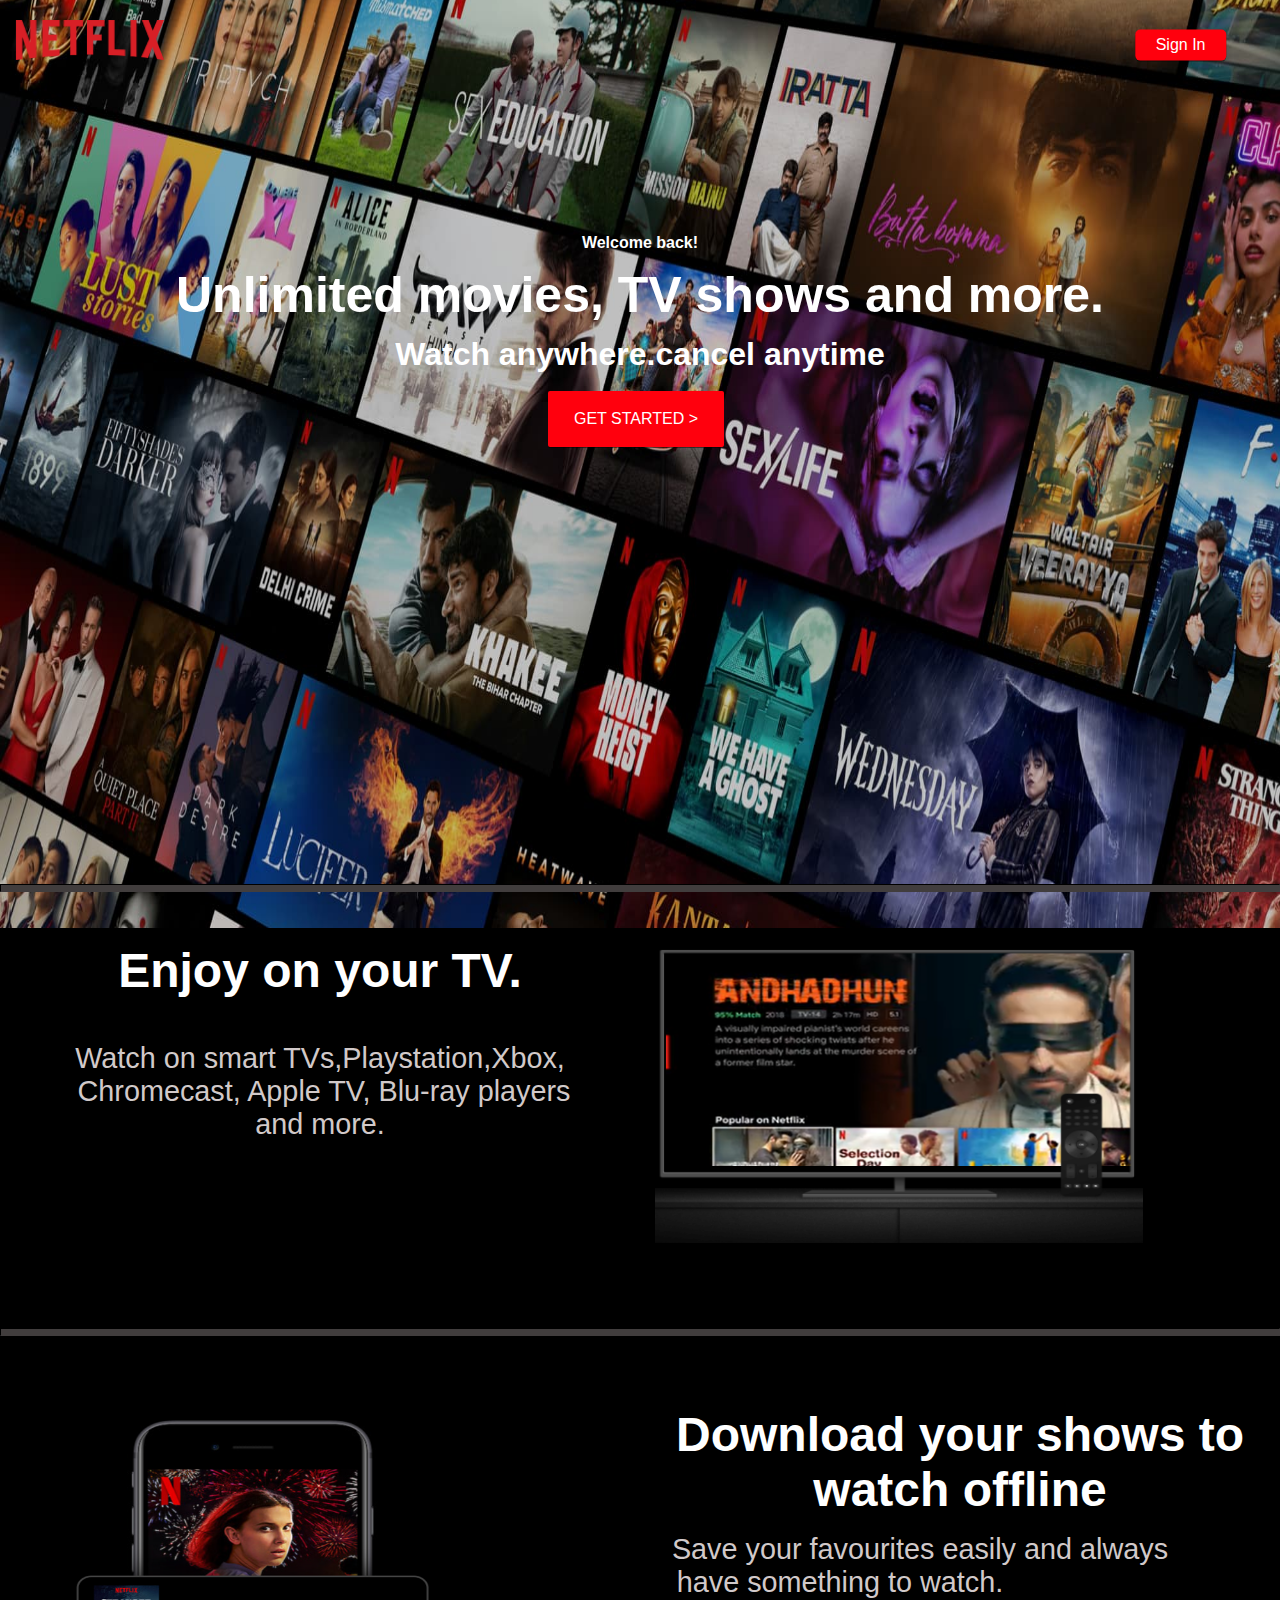
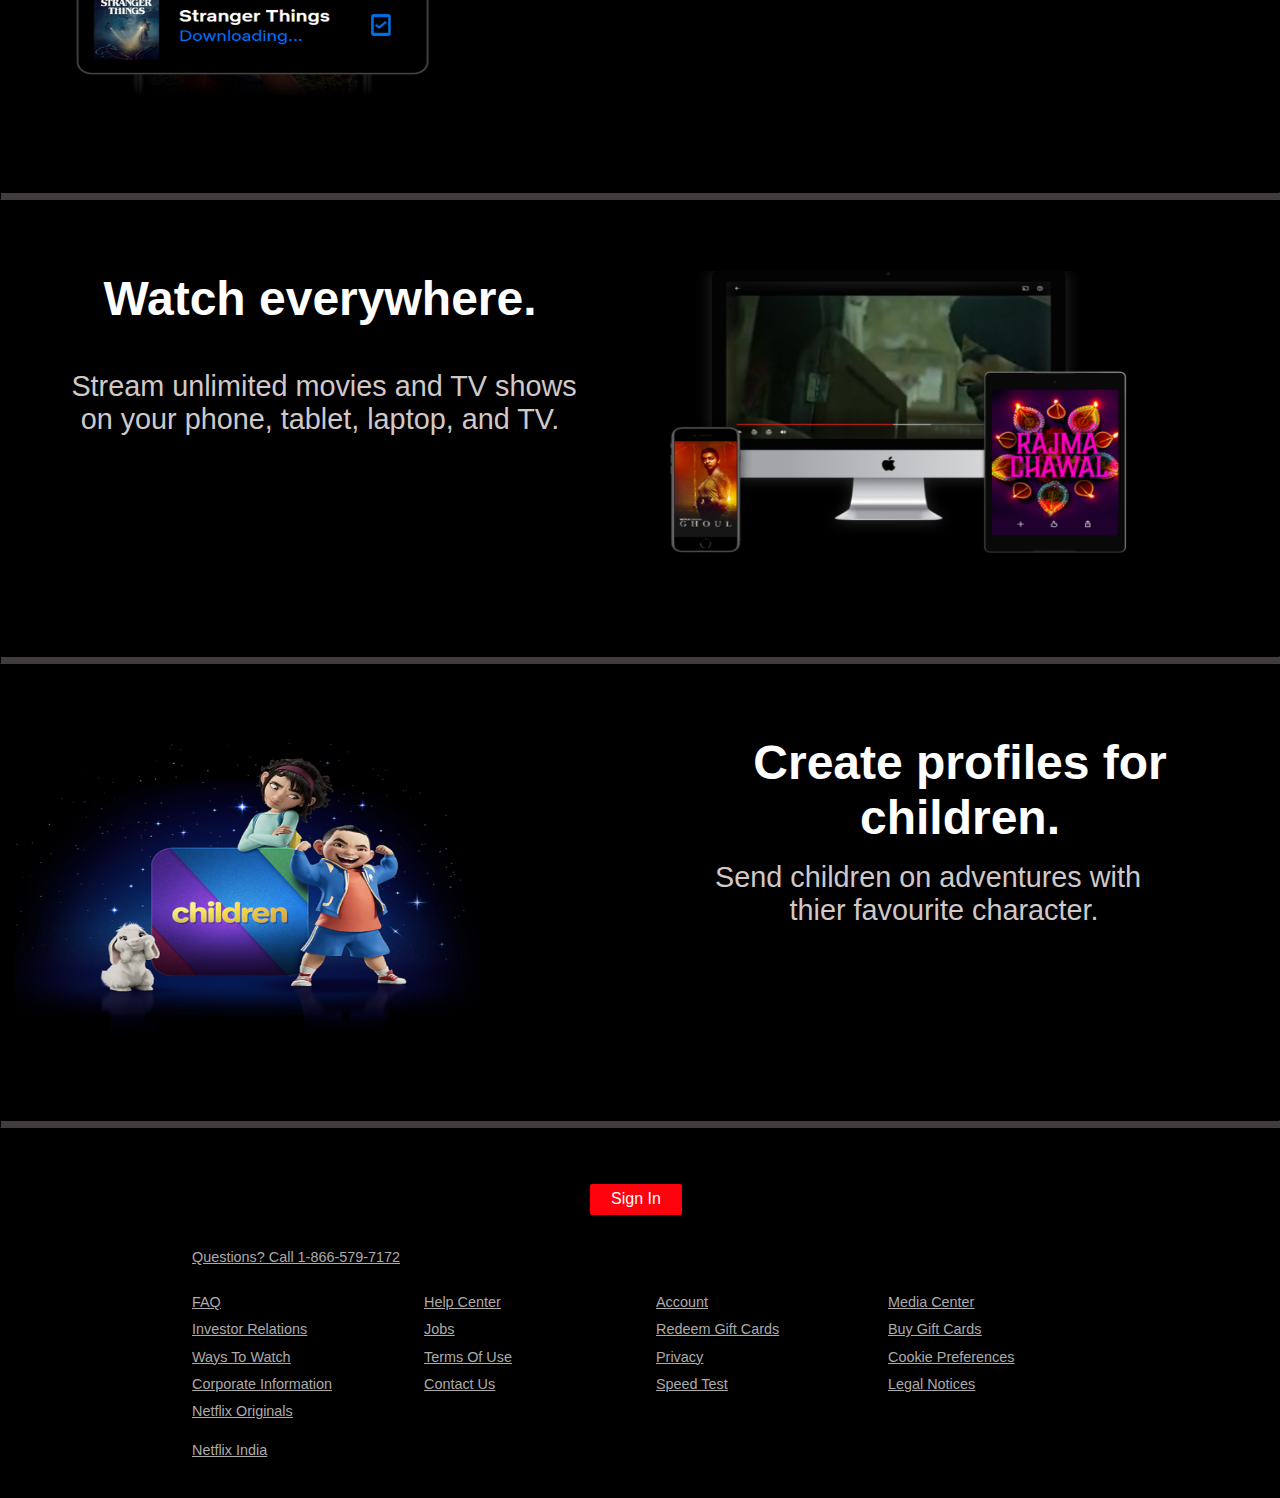
<file: index.html>
<!DOCTYPE html>
<html lang="en">
<head>
    <meta charset="UTF-8">
    <meta http-equiv="X-UA-Compatible" content="IE=edge">
    <meta name="viewport" content="width=device-width, initial-scale=1.0">
    <link rel="icon" href="https://tse3.mm.bing.net/th?id=OIP.ZacijwBjTDwjuOrBRPNjvgHaF7&pid=Api&P=0">
    <title>Netflix</title>
    <link rel='stylesheet' type='text/css' media='screen' href='style.css'>

<script src="script.js"></script>

</head>
<body>

<header class="page">
    <div class="page-top">
        <img src="images\logo.png" alt="" />
        <a href="sign.html" class="button bttnr">Sign In</a>
    </div>        
    <div class="page-content">
        
        <h4>Welcome back!</h4>
        <br>
        <h1 >Unlimited movies, TV shows and more.</h1>
        <h3 >Watch anywhere.cancel anytime</h3>
        <br>
        <a href="sign.html" class="button btn-big"
            >Get Started &gt <i class="fas fa-chevron-right btn-icon"></i
        ></a>
            </div>
    <div  class="header-image">
        <img src="images\bg.jpg" alt="">
    </div>
</header>

<section>
    <br>
    <hr>
    <br>
    <br>
    <aside>
    <h2>
    Enjoy on your TV.
    </h2><br>
<pre>Watch on smart TVs,Playstation,Xbox,
 Chromecast, Apple TV, Blu-ray players
and more.</pre>
    </aside>
    <article><img src="images\img1.png" alt=""></article>
</section>
    <hr>
<section>
    <article><img src="images\img2.png" alt=""></article>
    <aside>
            <h2>
                Download your shows to watch offline</h2><pre>
Save your favourites easily and always          
have something to watch.                              </pre>
    </aside>
</section>
        <hr>
        <section>
            <aside>
                <h2>
                    Watch everywhere.
                </h2><br>
        <pre> Stream unlimited movies and TV shows
on your phone, tablet, laptop, and TV.</pre>
            </aside>
            <article><img src="images\img3.png" alt=""></article>
        </section><hr>

<section>
        
        <article><img src="images\img4.png" alt=""></article>
        <aside>
            <h2>
                Create profiles for children.
            </h2><pre>
Send children on adventures with        
           thier favourite character.               </pre></aside><hr>
    </section>
    
        <div class="butu">
<a href="sign.html"class="button" >Sign In</a></div>
<br>
</div>

<footer class="footer">
    <p>Questions? Call 1-866-579-7172</p>
    <div class="footer-con">
        <ul>
            <li><a href="#">FAQ</a></li>
            <li><a href="#">Investor Relations</a></li>
            <li><a href="#">Ways To Watch</a></li>
            <li><a href="#">Corporate Information</a></li>
            <li><a href="#">Netflix Originals</a></li>
        </ul>
        <ul>
            <li><a href="#">Help Center</a></li>
            <li><a href="#">Jobs</a></li>
            <li><a href="#">Terms Of Use</a></li>
            <li><a href="#">Contact Us</a></li>
        </ul>
        <ul>
            <li><a href="#">Account</a></li>
            <li><a href="#">Redeem Gift Cards</a></li>
            <li><a href="#">Privacy</a></li>
            <li><a href="#">Speed Test</a></li>
        </ul>
        <ul>
            <li><a href="#">Media Center</a></li>
            <li><a href="#">Buy Gift Cards</a></li>
            <li><a href="#">Cookie Preferences</a></li>
            <li><a href="#">Legal Notices</a></li>
        </ul>
    </div><br>
    <p style="text-decoration: none;">Netflix India</p>  
</footer>
 

  
</body>
</html>
</file>
<file: style.css>
/* Global Styles */





h3 {font-size:xx-large ;
	width: 80%;
}

ul {
	list-style: none;
}
* {
	box-sizing: border-box;
	margin: 0;
	padding: 0;
}
h1,
h2,
h3,
h4 {
	color: #fff;
}
body {
	font-family: 'Arial', sans-serif;
	-webkit-font-smoothing: antialiased;
	background: #000;
	color: #999;
}
.showcase-content h3{
	color: #f4f4f4;

}
h2{
	align-items: center;
}

a {
	color: #fff;
	text-decoration: none;
}

hr{height: 8px;
	color: rgb(65, 61, 61);
	background-color:rgb(65, 61, 61);
	border-color: rgb(65, 61, 61);
	
}
:root {--dark-color: #000000;
	--primary-color: rgb(255, 0, 13);
	
	--light-color: #fcf8f8;
}
/*logonetflix*/
.page-top img {align-items: left;
	width: 100%;
    
}
/*backgroundimg*/
.header-image {width: 100%;
	position: absolute;
	top: -20vh;
	z-index: -1;
	}
.header-image img {
	width: 100%;
	}

header {
	width: 100%;
	height: 90vh;
	
}

.page-top {width: 100%;
	position: relative;
	z-index: 2;
	height: 90px;
	display: flex;
}

.page-top img {
	width: 170px;
	position: static;
	top: 50%;
	left: 50%;
	transform: translate(-50%, -50%);
	margin-left: 10%;
    margin-top: 4%;
}

.page-top a {
	position: absolute;
	top: 50%;
	right: 0;
	transform: translate(-50%, -50%);
}

.page-content {
	position: relative;
	z-index: 1;
	width: 100%;
	margin: auto;
	display: flex;
	flex-direction: column;
	justify-content: center;
	align-items: center;
	text-align: center;
	margin-top: 9rem;
	
}

.page-content h1 {
	font-weight: 700;
	font-size: 3.125rem;
	line-height: 1.1;
	margin: 0 0 1rem;
}

.page-content p {
	text-transform: uppercase;
	color: #fff;
	font-weight: bold;
	width: 100%;
	text-align: center;
}
/*home page */
aside h2{font-size: 3rem;
	font-weight: 900;
	
	
}
aside pre{
	font-weight: 400;
	margin: 16px 0;
	color: #d1c9c9;
}
section{
	height: 100%;
    box-sizing: border-box;
    min-height: auto;
    padding: 3.5rem 0;

}

article img{
	height: 300px;
	transition: transform 450ms;
	width: 80%;
}
article :hover{
-ms-transform: scale(1);
-webkit-transform: scale(1);
transform: scale(1.1);
}
article{padding: 15px;
	float: left;
	width: 50%;
	height: 400px;
	background-color: #000;
	
	}
aside{
    float: left;
    height: 400px;
    width: 50%;
   background-color: #000;
   text-align: center;
   font-size: x-large;
 padding: 15px;
  
    }
	/*sign up */
#block {margin-top: 1px;
	width: 78vh;
	height: 90%;
	background-color: #000;
	text-align: left;
	
}
a #link {
	color: blue;
}
#block h2{
	margin-bottom: 5%;
}
.sign {
	
	display: flex;
}
#line {
	font-size: small;
	align-items: left;
	text-align: left;
	color: gray;
}
#info{
	margin-top: 10%;
	font-size: smaller;
	align-items: left;
	text-align: left;
	color: gray;
}
#email ,#password{
background-color: rgb(64, 59, 59);
height: 40px;
width: 80%;
align-items: center;
color: #ffffff;
border: none;
padding-left: 20px;
}
#line a{
	color: rgb(88, 88, 243);
}
#line a:hover{color: aqua;
	text-decoration: underline;
}
/*videooption*/

#head{margin-top: 10%;
	font-size: xx-large;
}
.categories {
			display: flex;
			justify-content: center;
			align-items: center;
			margin-bottom: 4rem;
		}
.categories .section-item {
			position: relative;
			/* width: 300px; */
			width: 15rem;
			margin: 3px 5px;
			overflow: hidden;
			transition: transform 450ms;
			}
.categories .section-item img {
			width: 100%;
			height: 300px;
			z-index: -1;
		}
	
.categories .section-item:hover {
		
transform: scale(1.08);

		}

		

pre{font-family: Netflix Sans,Helvetica Neue,Segoe UI,Roboto,Ubuntu,sans-serif;
 color: white;
    font-style: normal;
	font-size: larger;
}
.blog {
    margin: 0;
    padding: 5px;
    margin-left: 5%;
}


.footer {
	max-width: 70%;
	margin: 1rem auto;
	overflow: auto;
}

.foot{
	text-align: center;
}

.footer,
.footer a {text-decoration:underline;
	color: #acaaaa;
	font-size: 0.9rem;
}
.footer p {
	margin-bottom: 1.5rem;
}
.footer .footer-con {
	display: grid;
	grid-template-columns: repeat(4, 1fr);
	grid-gap: 2rem;
}

.footer li {
	line-height: 1.9;
}






.butu{
    text-align: center;
}
/* Buttons */

.button {
	display: inline-block;
	background: var(--primary-color);
	color: #fff;
	padding: 0.4rem 1.3rem;
	font-size: 1rem;
	text-align: center;
	border: none;
	cursor: pointer;
	margin-right: 0.5rem;
	transition: opacity 0.2s ease-in;
	outline: none;
	box-shadow: 0 1px 0 rgba(0, 0, 0, 0.45);
	border-radius: 2px;
}

.button:hover {
	opacity: 0.9;
}

.bttnr {
	border-radius: 5px;
}

.btn-big{
	font-size: 1rem;
	padding: 1.5rem 2.1rem;
	text-transform: uppercase;
}






@media (min-width: 900px) {
	
	.page-top img{
		height: 40px;
		width: auto;
		margin-left: 90px;
		margin-top: 40px;
	}
	.header-image img{
		width: 100%;
		height: 124.5vh;
	}
	.page-content h1 {
		font-size: 3.125rem;
		line-height: 1;
	}

	.page-content p {
		font-size: 1rem;
	}


	.btn-big {
		font-size: 1rem;
		padding: 1.2rem 1.6rem;
		text-transform: uppercase;
	}
	
}



@media(max-width:900px){.footer .footer-con {
	grid-template-columns: repeat(2, 1fr);
}
.page-top img{
	height: 35px;
	width: auto;
	margin-left: 90px;
	margin-top: 40px;
}
.page-top a{
	margin-right: 1px;
	
}
.header-image img{
	width: 100%;
	height: 124.5vh;
}

.page-content h1 {
	font-size: 2rem;
	line-height: 1;
}

.page-content h3 {
	font-size: 1.3rem;
}
aside h2{
	font-size:2.5rem;
}
article img{margin-left: 10%;
	padding: 20px;
	width: 80%;
	height: 45vh;

}
    article ,aside{
       width: 100%;
       height: auto;
    } 
	.page-content {
		margin-top: 3rem;
	}
	.butu a{
		margin-top: 0px;
	}
#block {
	width: 100%;
	height: 100%;
	
}
#sign img{
	display: none;
}
#email ,#password{
	padding: 15px;
}
#head h2{margin-top: 20px;
	font-size: 2.7rem;
}

#part img{
	height: 150px;
	width: 80px;
}
 }
</file>
